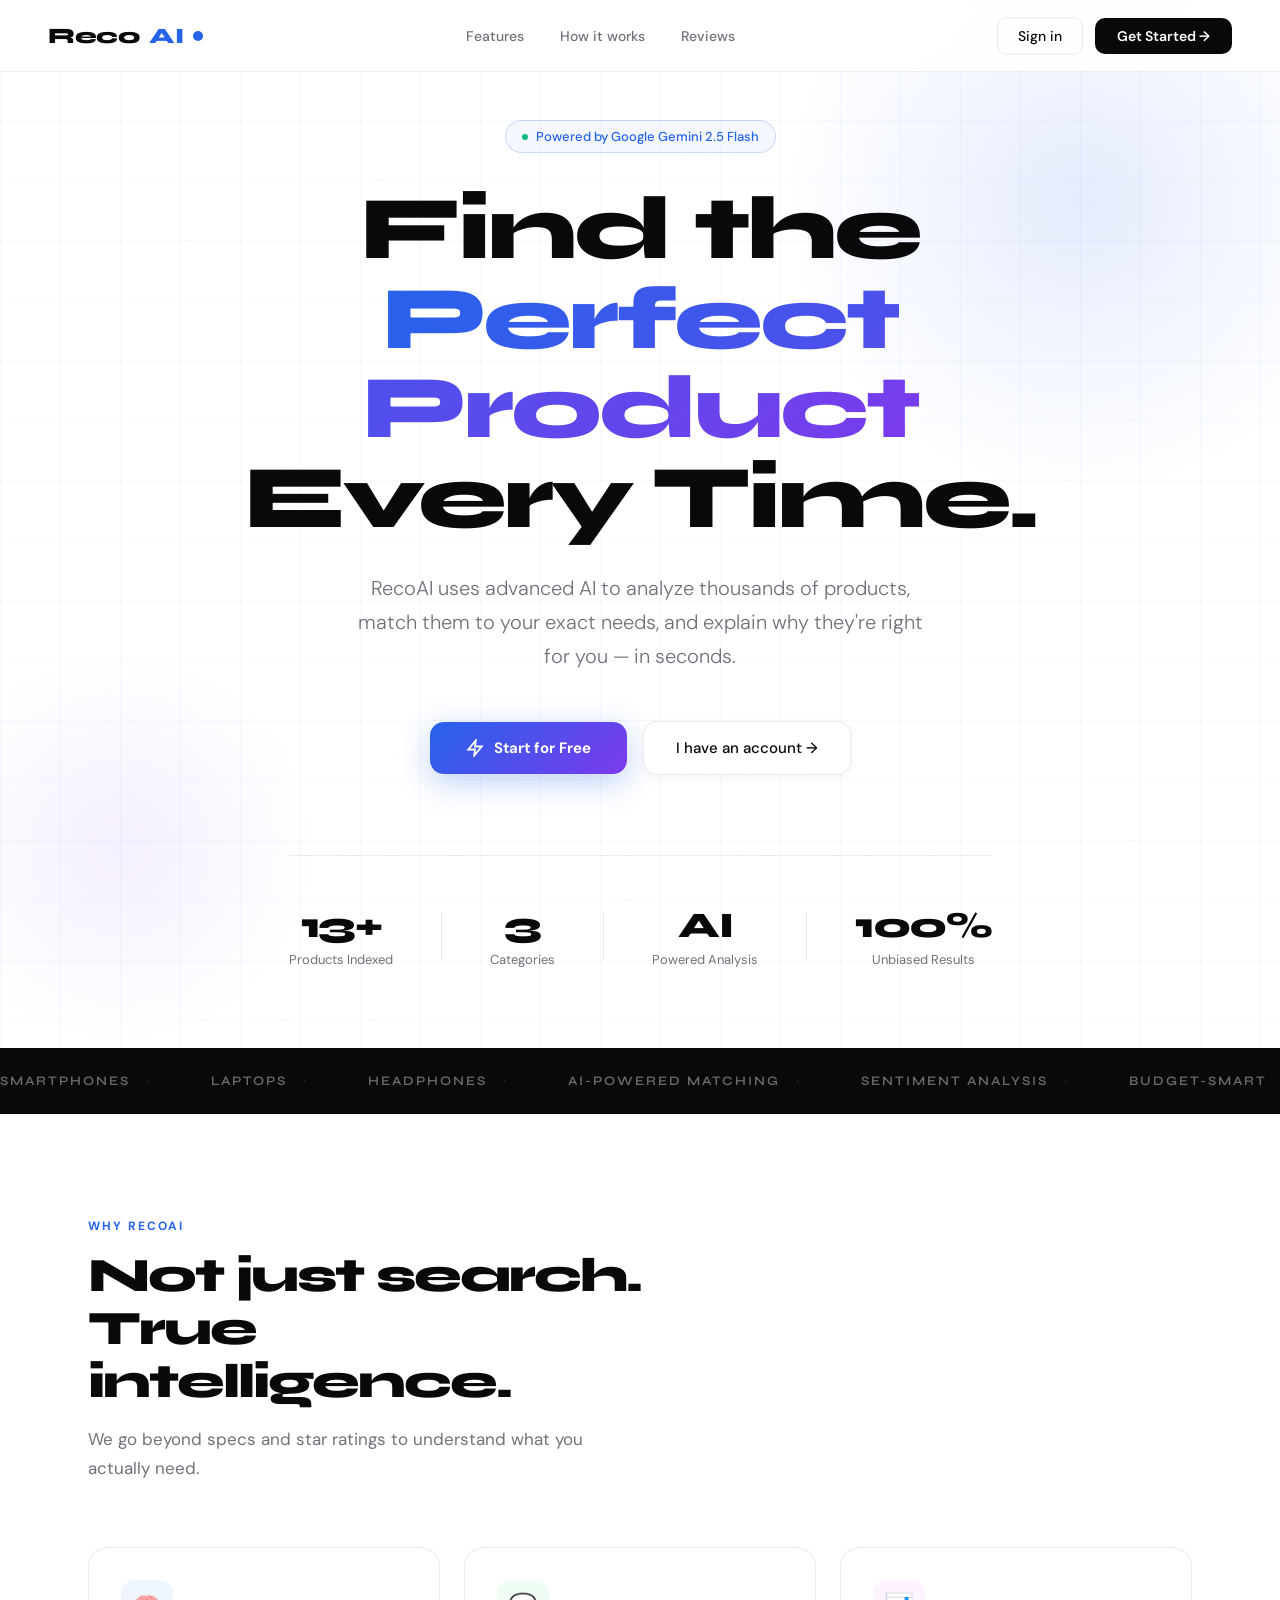
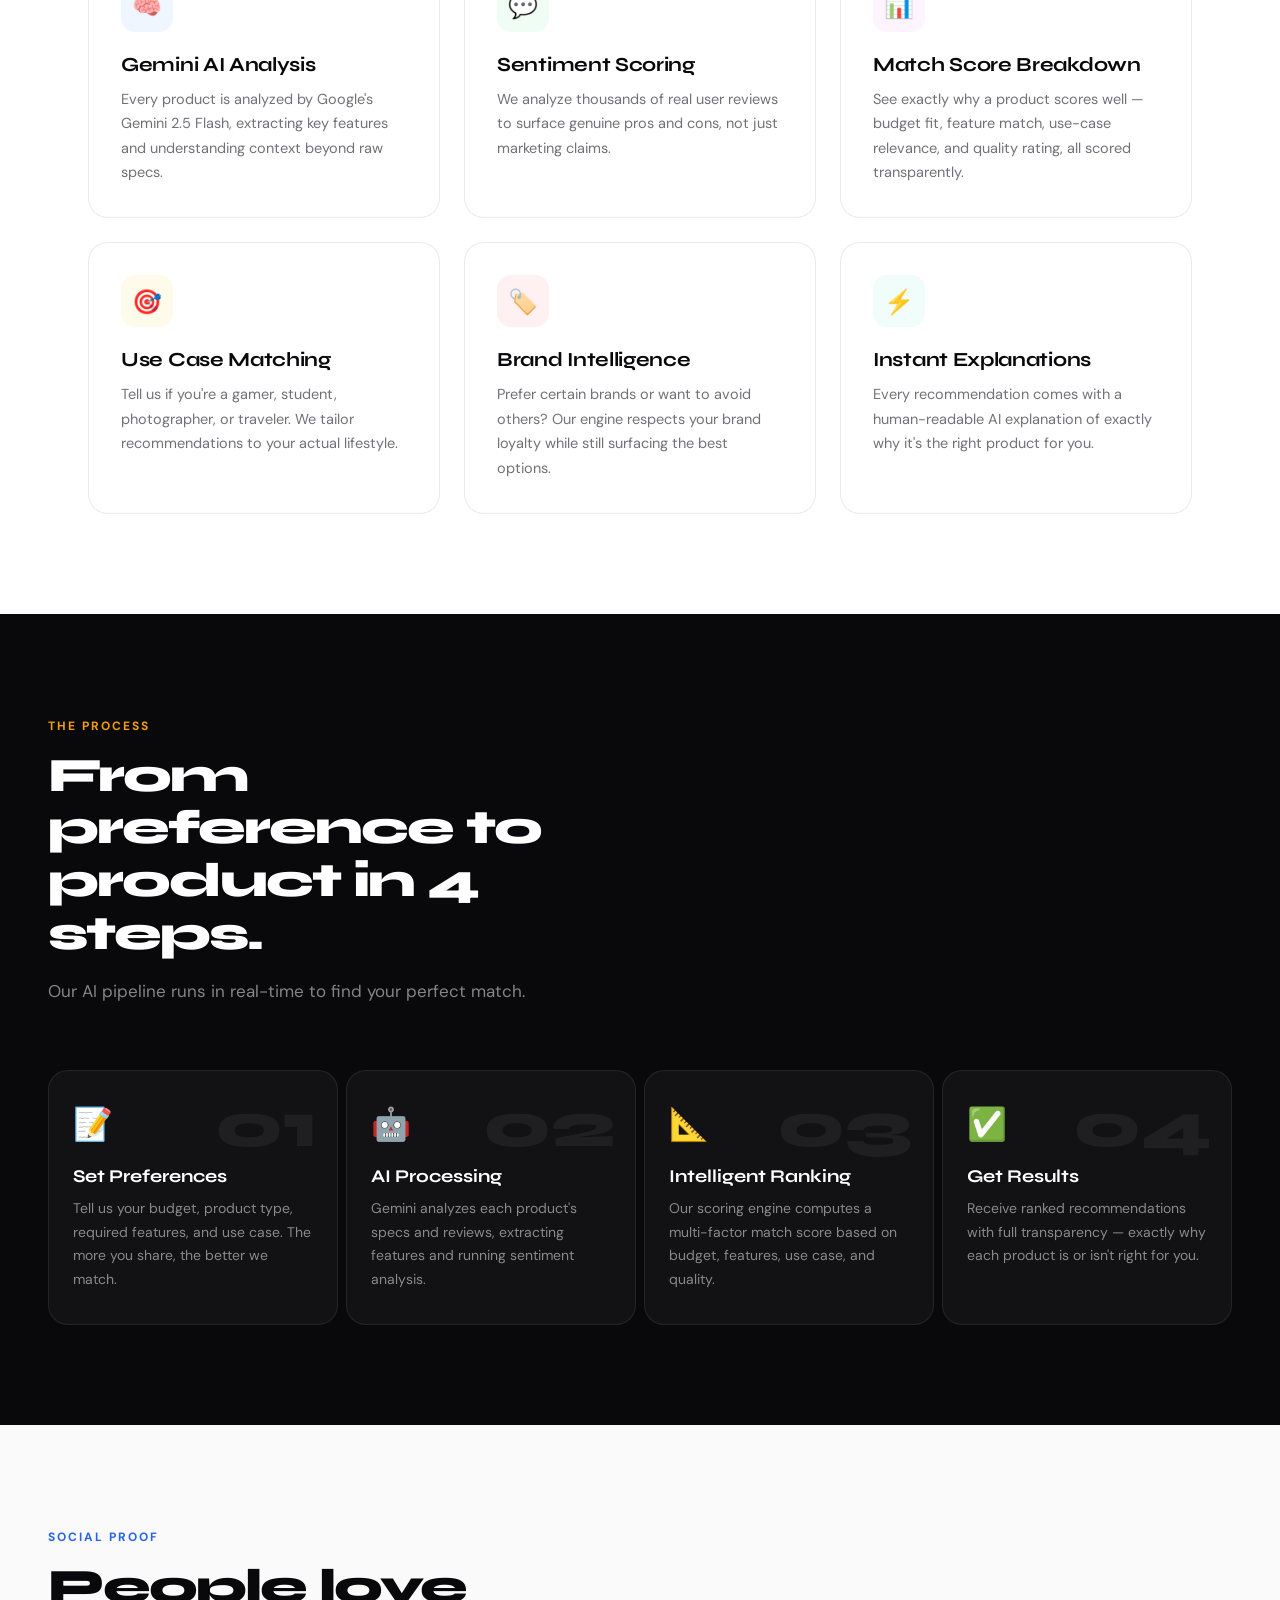
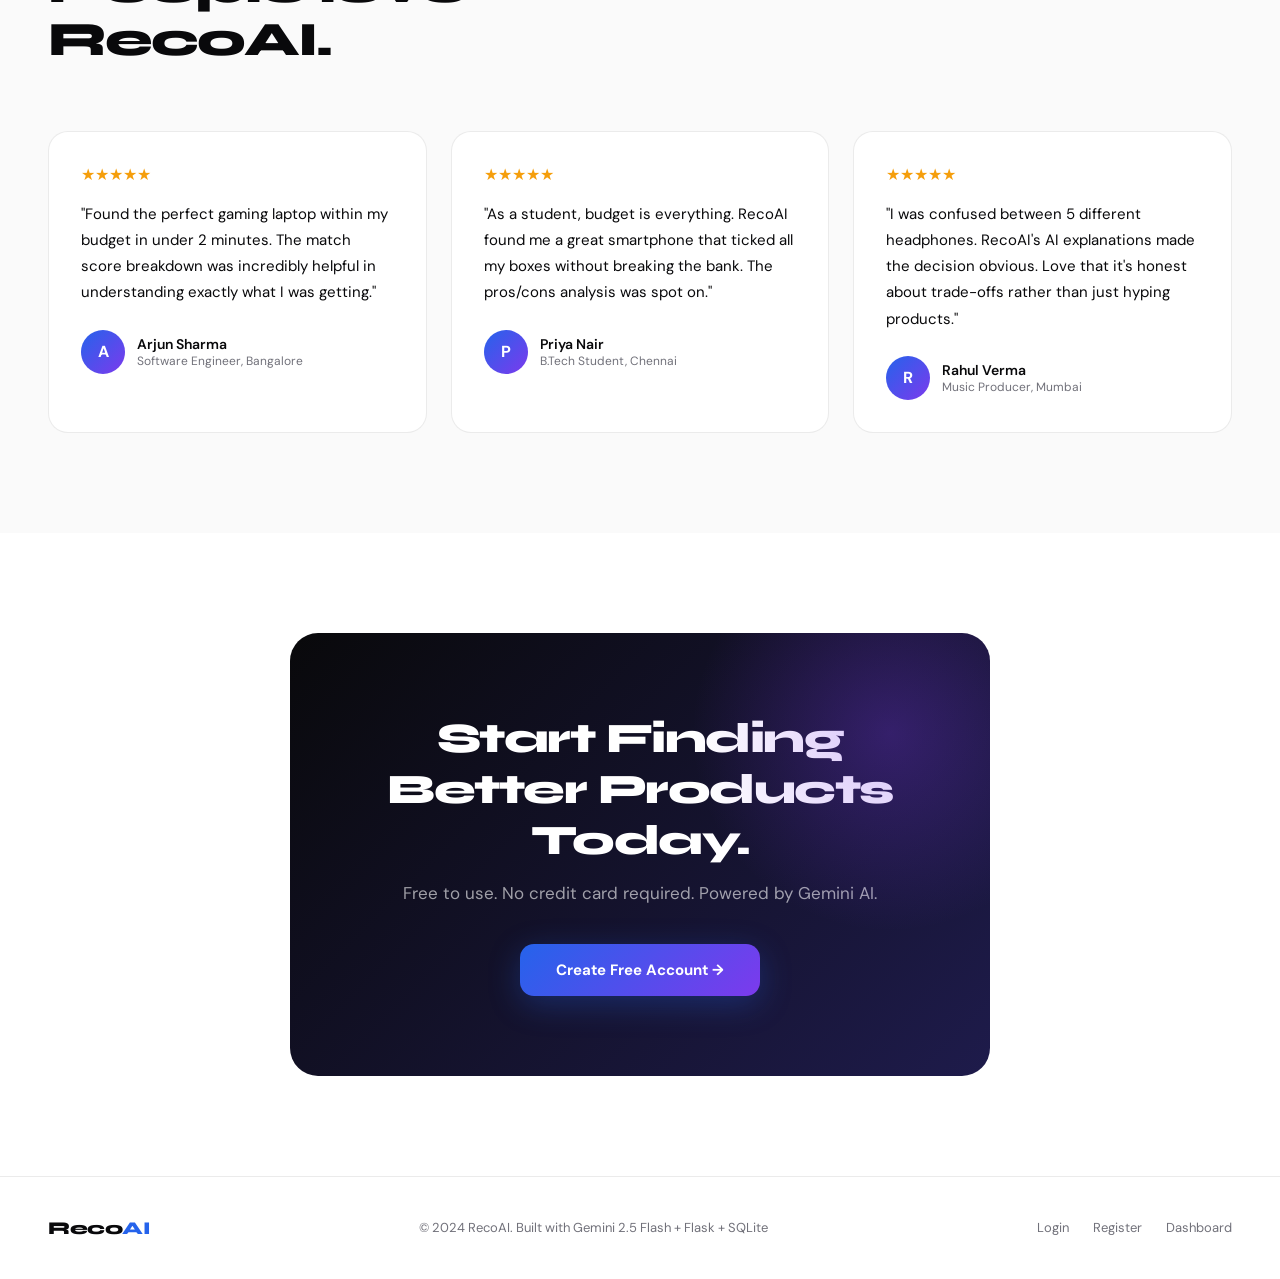
<file: templates/landing.html>
<!DOCTYPE html>
<html lang="en">
<head>
    <meta charset="UTF-8">
    <meta name="viewport" content="width=device-width, initial-scale=1.0">
    <title>RecoAI — AI-Powered Product Intelligence</title>
    <link rel="preconnect" href="https://fonts.googleapis.com">
    <link href="https://fonts.googleapis.com/css2?family=Syne:wght@400;600;700;800&family=DM+Sans:wght@300;400;500&display=swap" rel="stylesheet">
    <style>
        *, *::before, *::after { box-sizing: border-box; margin: 0; padding: 0; }

        :root {
            --ink: #09090b;
            --ink2: #18181b;
            --surface: #ffffff;
            --muted: #71717a;
            --border: rgba(0,0,0,0.08);
            --accent: #2563eb;
            --accent2: #7c3aed;
            --gold: #f59e0b;
            --green: #10b981;
            --font-display: 'Syne', sans-serif;
            --font-body: 'DM Sans', sans-serif;
        }

        html { scroll-behavior: smooth; }

        body {
            font-family: var(--font-body);
            background: var(--surface);
            color: var(--ink);
            overflow-x: hidden;
        }

        /* NAV */
        nav {
            position: fixed; top: 0; left: 0; right: 0; z-index: 999;
            display: flex; align-items: center; justify-content: space-between;
            padding: 0 48px; height: 72px;
            background: rgba(255,255,255,0.85);
            backdrop-filter: blur(20px);
            border-bottom: 1px solid var(--border);
        }

        .nav-logo {
            display: flex; align-items: center; gap: 10px;
            font-family: var(--font-display); font-size: 22px; font-weight: 800;
            color: var(--ink); text-decoration: none; letter-spacing: -0.5px;
        }

        .nav-logo .dot {
            width: 10px; height: 10px; background: var(--accent);
            border-radius: 50%; display: inline-block;
        }

        .nav-links {
            display: flex; align-items: center; gap: 36px; list-style: none;
        }

        .nav-links a {
            font-size: 14px; font-weight: 500; color: var(--muted);
            text-decoration: none; transition: color 0.2s;
        }

        .nav-links a:hover { color: var(--ink); }

        .nav-cta {
            display: flex; align-items: center; gap: 12px;
        }

        .btn-ghost {
            padding: 9px 20px; font-size: 14px; font-weight: 500;
            font-family: var(--font-body); color: var(--ink); background: none;
            border: 1.5px solid var(--border); border-radius: 10px;
            text-decoration: none; cursor: pointer; transition: all 0.2s;
        }

        .btn-ghost:hover { border-color: var(--ink); }

        .btn-solid {
            padding: 9px 22px; font-size: 14px; font-weight: 600;
            font-family: var(--font-body); color: white; background: var(--ink);
            border: none; border-radius: 10px; text-decoration: none;
            cursor: pointer; transition: all 0.2s;
        }

        .btn-solid:hover { background: #27272a; transform: translateY(-1px); }

        /* HERO */
        .hero {
            min-height: 100vh;
            display: flex; flex-direction: column; align-items: center; justify-content: center;
            text-align: center;
            padding: 120px 24px 80px;
            position: relative;
            overflow: hidden;
        }

        .hero-noise {
            position: absolute; inset: 0; pointer-events: none;
            background-image: url("data:image/svg+xml,%3Csvg viewBox='0 0 512 512' xmlns='http://www.w3.org/2000/svg'%3E%3Cfilter id='n'%3E%3CfeTurbulence type='fractalNoise' baseFrequency='0.9' numOctaves='4' stitchTiles='stitch'/%3E%3C/filter%3E%3Crect width='100%25' height='100%25' filter='url(%23n)' opacity='0.025'/%3E%3C/svg%3E");
            opacity: 0.4;
        }

        .hero-grid {
            position: absolute; inset: 0; pointer-events: none;
            background-image:
                linear-gradient(rgba(37,99,235,0.04) 1px, transparent 1px),
                linear-gradient(90deg, rgba(37,99,235,0.04) 1px, transparent 1px);
            background-size: 60px 60px;
        }

        .hero-blob1 {
            position: absolute; width: 600px; height: 600px;
            background: radial-gradient(circle, rgba(37,99,235,0.12), transparent 70%);
            top: -100px; right: -100px; pointer-events: none;
        }

        .hero-blob2 {
            position: absolute; width: 400px; height: 400px;
            background: radial-gradient(circle, rgba(124,58,237,0.08), transparent 70%);
            bottom: 0; left: -80px; pointer-events: none;
        }

        .hero-badge {
            display: inline-flex; align-items: center; gap: 8px;
            padding: 7px 16px; border-radius: 100px;
            border: 1.5px solid rgba(37,99,235,0.2);
            background: rgba(37,99,235,0.05);
            font-size: 13px; font-weight: 500; color: var(--accent);
            margin-bottom: 32px;
            animation: fadeUp 0.7s ease both;
        }

        .hero-badge .pulse {
            width: 6px; height: 6px; border-radius: 50%; background: var(--green);
            animation: pulse 2s infinite;
        }

        @keyframes pulse {
            0%, 100% { opacity: 1; transform: scale(1); }
            50% { opacity: 0.5; transform: scale(1.4); }
        }

        .hero h1 {
            font-family: var(--font-display);
            font-size: clamp(52px, 7vw, 92px);
            font-weight: 800;
            line-height: 1.0;
            letter-spacing: -3px;
            color: var(--ink);
            max-width: 900px;
            animation: fadeUp 0.7s 0.1s ease both;
        }

        .hero h1 .accent-word {
            background: linear-gradient(135deg, var(--accent), var(--accent2));
            -webkit-background-clip: text; -webkit-text-fill-color: transparent;
            background-clip: text;
        }

        .hero-sub {
            font-size: 20px; font-weight: 300; color: var(--muted);
            max-width: 580px; line-height: 1.7; margin: 28px auto 48px;
            animation: fadeUp 0.7s 0.2s ease both;
        }

        .hero-actions {
            display: flex; align-items: center; gap: 16px; flex-wrap: wrap;
            justify-content: center;
            animation: fadeUp 0.7s 0.3s ease both;
        }

        .btn-hero-primary {
            display: inline-flex; align-items: center; gap: 10px;
            padding: 16px 36px; font-size: 15px; font-weight: 700;
            font-family: var(--font-body); color: white;
            background: linear-gradient(135deg, var(--accent), var(--accent2));
            border: none; border-radius: 14px; text-decoration: none;
            cursor: pointer; transition: all 0.25s;
            box-shadow: 0 8px 32px rgba(37,99,235,0.3);
        }

        .btn-hero-primary:hover {
            transform: translateY(-2px);
            box-shadow: 0 16px 48px rgba(37,99,235,0.4);
        }

        .btn-hero-secondary {
            display: inline-flex; align-items: center; gap: 8px;
            padding: 16px 32px; font-size: 15px; font-weight: 500;
            font-family: var(--font-body); color: var(--ink);
            background: white; border: 1.5px solid var(--border);
            border-radius: 14px; text-decoration: none; cursor: pointer;
            transition: all 0.2s; box-shadow: 0 2px 8px rgba(0,0,0,0.05);
        }

        .btn-hero-secondary:hover { border-color: var(--ink); transform: translateY(-1px); }

        .hero-stats {
            display: flex; align-items: center; gap: 48px;
            margin-top: 80px; padding-top: 48px;
            border-top: 1px solid var(--border);
            animation: fadeUp 0.7s 0.4s ease both;
        }

        .stat-item { text-align: center; }
        .stat-num {
            font-family: var(--font-display); font-size: 36px; font-weight: 800;
            letter-spacing: -1.5px; color: var(--ink);
        }
        .stat-label { font-size: 13px; color: var(--muted); margin-top: 4px; }

        .stat-divider { width: 1px; height: 48px; background: var(--border); }

        /* MARQUEE */
        .marquee-section {
            overflow: hidden; padding: 24px 0;
            border-top: 1px solid var(--border);
            border-bottom: 1px solid var(--border);
            background: var(--ink);
        }

        .marquee-track {
            display: flex; gap: 60px; white-space: nowrap;
            animation: marquee 20s linear infinite;
        }

        .marquee-item {
            font-family: var(--font-display); font-size: 13px; font-weight: 600;
            letter-spacing: 2px; text-transform: uppercase; color: rgba(255,255,255,0.4);
            display: flex; align-items: center; gap: 16px;
        }

        .marquee-item .sep { color: rgba(255,255,255,0.15); }

        @keyframes marquee {
            from { transform: translateX(0); }
            to { transform: translateX(-50%); }
        }

        /* FEATURES */
        .section { padding: 100px 48px; max-width: 1200px; margin: 0 auto; }
        .section-tag {
            display: inline-block; font-size: 12px; font-weight: 700;
            letter-spacing: 2px; text-transform: uppercase; color: var(--accent);
            margin-bottom: 16px;
        }
        .section-title {
            font-family: var(--font-display); font-size: 48px; font-weight: 800;
            letter-spacing: -2px; line-height: 1.1; max-width: 600px;
        }
        .section-sub {
            font-size: 17px; color: var(--muted); line-height: 1.7;
            max-width: 520px; margin-top: 16px;
        }

        .features-grid {
            display: grid; grid-template-columns: repeat(3, 1fr);
            gap: 24px; margin-top: 64px;
        }

        .feature-card {
            padding: 32px; border-radius: 20px;
            border: 1.5px solid var(--border);
            background: white;
            transition: all 0.25s;
            position: relative; overflow: hidden;
        }

        .feature-card::before {
            content: ''; position: absolute; inset: 0;
            background: linear-gradient(135deg, rgba(37,99,235,0.03), transparent);
            opacity: 0; transition: opacity 0.3s;
        }

        .feature-card:hover { transform: translateY(-4px); box-shadow: 0 20px 60px rgba(0,0,0,0.08); }
        .feature-card:hover::before { opacity: 1; }

        .feature-icon {
            width: 52px; height: 52px; border-radius: 14px;
            display: flex; align-items: center; justify-content: center;
            font-size: 24px; margin-bottom: 20px;
        }

        .feature-card h3 {
            font-family: var(--font-display); font-size: 20px; font-weight: 700;
            margin-bottom: 10px; letter-spacing: -0.3px;
        }

        .feature-card p { font-size: 14.5px; color: var(--muted); line-height: 1.7; }

        /* HOW IT WORKS */
        .how-section {
            background: var(--ink); color: white;
            padding: 100px 48px;
        }

        .how-inner { max-width: 1200px; margin: 0 auto; }

        .how-section .section-tag { color: var(--gold); }
        .how-section .section-title { color: white; }
        .how-section .section-sub { color: rgba(255,255,255,0.5); }

        .steps-grid {
            display: grid; grid-template-columns: repeat(4, 1fr);
            gap: 8px; margin-top: 64px; position: relative;
        }

        .step-card {
            padding: 32px 24px;
            background: rgba(255,255,255,0.04);
            border: 1px solid rgba(255,255,255,0.08);
            border-radius: 20px; position: relative;
        }

        .step-num {
            font-family: var(--font-display); font-size: 64px; font-weight: 800;
            color: rgba(255,255,255,0.06); position: absolute; top: 16px; right: 20px;
        }

        .step-icon { font-size: 32px; margin-bottom: 20px; }

        .step-card h4 {
            font-family: var(--font-display); font-size: 18px; font-weight: 700;
            color: white; margin-bottom: 10px;
        }

        .step-card p { font-size: 14px; color: rgba(255,255,255,0.5); line-height: 1.7; }

        /* TESTIMONIALS */
        .testimonials-section { padding: 100px 48px; background: #fafafa; }
        .testimonials-inner { max-width: 1200px; margin: 0 auto; }

        .testimonials-grid {
            display: grid; grid-template-columns: repeat(3, 1fr);
            gap: 24px; margin-top: 64px;
        }

        .testimonial-card {
            background: white; border: 1.5px solid var(--border);
            border-radius: 20px; padding: 32px;
        }

        .stars { color: var(--gold); font-size: 16px; margin-bottom: 16px; }

        .testimonial-card p {
            font-size: 15px; line-height: 1.75; color: var(--ink);
            margin-bottom: 24px;
        }

        .testimonial-author {
            display: flex; align-items: center; gap: 12px;
        }

        .author-avatar {
            width: 44px; height: 44px; border-radius: 50%;
            background: linear-gradient(135deg, var(--accent), var(--accent2));
            display: flex; align-items: center; justify-content: center;
            font-weight: 700; font-size: 16px; color: white;
        }

        .author-name { font-weight: 600; font-size: 14px; }
        .author-role { font-size: 12px; color: var(--muted); }

        /* CTA */
        .cta-section {
            padding: 100px 48px;
            text-align: center;
        }

        .cta-inner {
            max-width: 700px; margin: 0 auto;
            background: linear-gradient(135deg, var(--ink), #1e1b4b);
            border-radius: 28px; padding: 80px 60px;
            position: relative; overflow: hidden;
        }

        .cta-inner::before {
            content: ''; position: absolute;
            width: 400px; height: 400px; border-radius: 50%;
            background: radial-gradient(circle, rgba(124,58,237,0.3), transparent 70%);
            top: -100px; right: -100px; pointer-events: none;
        }

        .cta-inner h2 {
            font-family: var(--font-display); font-size: 42px; font-weight: 800;
            color: white; letter-spacing: -1.5px; margin-bottom: 16px;
        }

        .cta-inner p { font-size: 17px; color: rgba(255,255,255,0.6); margin-bottom: 40px; }

        /* FOOTER */
        footer {
            border-top: 1px solid var(--border);
            padding: 40px 48px;
            display: flex; align-items: center; justify-content: space-between;
        }

        .footer-logo {
            font-family: var(--font-display); font-size: 18px; font-weight: 800;
            color: var(--ink); letter-spacing: -0.5px;
        }

        .footer-copy { font-size: 13px; color: var(--muted); }

        .footer-links { display: flex; gap: 24px; }
        .footer-links a { font-size: 13px; color: var(--muted); text-decoration: none; }
        .footer-links a:hover { color: var(--ink); }

        @keyframes fadeUp {
            from { opacity: 0; transform: translateY(24px); }
            to { opacity: 1; transform: translateY(0); }
        }

        /* Scroll animations */
        .reveal { opacity: 0; transform: translateY(24px); transition: opacity 0.6s, transform 0.6s; }
        .reveal.visible { opacity: 1; transform: translateY(0); }

        @media (max-width: 900px) {
            nav { padding: 0 20px; }
            .nav-links { display: none; }
            .features-grid { grid-template-columns: 1fr 1fr; }
            .steps-grid { grid-template-columns: 1fr 1fr; }
            .testimonials-grid { grid-template-columns: 1fr; }
            .hero h1 { font-size: 44px; letter-spacing: -2px; }
            .hero-stats { gap: 24px; }
        }
    </style>
</head>
<body>

<!-- NAV -->
<nav>
    <a href="/" class="nav-logo">Reco<span style="color:var(--accent)">AI</span> <span class="dot"></span></a>
    <ul class="nav-links">
        <li><a href="#features">Features</a></li>
        <li><a href="#how">How it works</a></li>
        <li><a href="#testimonials">Reviews</a></li>
    </ul>
    <div class="nav-cta">
        <a href="/login" class="btn-ghost">Sign in</a>
        <a href="/register" class="btn-solid">Get Started →</a>
    </div>
</nav>

<!-- HERO -->
<section class="hero">
    <div class="hero-noise"></div>
    <div class="hero-grid"></div>
    <div class="hero-blob1"></div>
    <div class="hero-blob2"></div>

    <div class="hero-badge">
        <span class="pulse"></span>
        Powered by Google Gemini 2.5 Flash
    </div>

    <h1>Find the <span class="accent-word">Perfect Product</span><br>Every Time.</h1>
    <p class="hero-sub">RecoAI uses advanced AI to analyze thousands of products, match them to your exact needs, and explain why they're right for you — in seconds.</p>

    <div class="hero-actions">
        <a href="/register" class="btn-hero-primary">
            <svg width="18" height="18" viewBox="0 0 24 24" fill="none" stroke="currentColor" stroke-width="2.5"><path d="M13 2L3 14h9l-1 8 10-12h-9l1-8z"/></svg>
            Start for Free
        </a>
        <a href="/login" class="btn-hero-secondary">
            I have an account →
        </a>
    </div>

    <div class="hero-stats">
        <div class="stat-item">
            <div class="stat-num">13+</div>
            <div class="stat-label">Products Indexed</div>
        </div>
        <div class="stat-divider"></div>
        <div class="stat-item">
            <div class="stat-num">3</div>
            <div class="stat-label">Categories</div>
        </div>
        <div class="stat-divider"></div>
        <div class="stat-item">
            <div class="stat-num">AI</div>
            <div class="stat-label">Powered Analysis</div>
        </div>
        <div class="stat-divider"></div>
        <div class="stat-item">
            <div class="stat-num">100%</div>
            <div class="stat-label">Unbiased Results</div>
        </div>
    </div>
</section>

<!-- MARQUEE -->
<div class="marquee-section">
    <div class="marquee-track">
        <span class="marquee-item">Smartphones <span class="sep">·</span></span>
        <span class="marquee-item">Laptops <span class="sep">·</span></span>
        <span class="marquee-item">Headphones <span class="sep">·</span></span>
        <span class="marquee-item">AI-Powered Matching <span class="sep">·</span></span>
        <span class="marquee-item">Sentiment Analysis <span class="sep">·</span></span>
        <span class="marquee-item">Budget-Smart <span class="sep">·</span></span>
        <span class="marquee-item">Real-time Ranking <span class="sep">·</span></span>
        <span class="marquee-item">Gemini 2.5 Flash <span class="sep">·</span></span>
        <span class="marquee-item">Smartphones <span class="sep">·</span></span>
        <span class="marquee-item">Laptops <span class="sep">·</span></span>
        <span class="marquee-item">Headphones <span class="sep">·</span></span>
        <span class="marquee-item">AI-Powered Matching <span class="sep">·</span></span>
        <span class="marquee-item">Sentiment Analysis <span class="sep">·</span></span>
        <span class="marquee-item">Budget-Smart <span class="sep">·</span></span>
        <span class="marquee-item">Real-time Ranking <span class="sep">·</span></span>
        <span class="marquee-item">Gemini 2.5 Flash <span class="sep">·</span></span>
    </div>
</div>

<!-- FEATURES -->
<div id="features">
    <div class="section">
        <div class="reveal">
            <span class="section-tag">Why RecoAI</span>
            <h2 class="section-title">Not just search.<br>True intelligence.</h2>
            <p class="section-sub">We go beyond specs and star ratings to understand what you actually need.</p>
        </div>

        <div class="features-grid reveal">
            <div class="feature-card">
                <div class="feature-icon" style="background:#eff6ff;">🧠</div>
                <h3>Gemini AI Analysis</h3>
                <p>Every product is analyzed by Google's Gemini 2.5 Flash, extracting key features and understanding context beyond raw specs.</p>
            </div>
            <div class="feature-card">
                <div class="feature-icon" style="background:#f0fdf4;">💬</div>
                <h3>Sentiment Scoring</h3>
                <p>We analyze thousands of real user reviews to surface genuine pros and cons, not just marketing claims.</p>
            </div>
            <div class="feature-card">
                <div class="feature-icon" style="background:#fdf4ff;">📊</div>
                <h3>Match Score Breakdown</h3>
                <p>See exactly why a product scores well — budget fit, feature match, use-case relevance, and quality rating, all scored transparently.</p>
            </div>
            <div class="feature-card">
                <div class="feature-icon" style="background:#fffbeb;">🎯</div>
                <h3>Use Case Matching</h3>
                <p>Tell us if you're a gamer, student, photographer, or traveler. We tailor recommendations to your actual lifestyle.</p>
            </div>
            <div class="feature-card">
                <div class="feature-icon" style="background:#fff1f2;">🏷️</div>
                <h3>Brand Intelligence</h3>
                <p>Prefer certain brands or want to avoid others? Our engine respects your brand loyalty while still surfacing the best options.</p>
            </div>
            <div class="feature-card">
                <div class="feature-icon" style="background:#f0fdfa;">⚡</div>
                <h3>Instant Explanations</h3>
                <p>Every recommendation comes with a human-readable AI explanation of exactly why it's the right product for you.</p>
            </div>
        </div>
    </div>
</div>

<!-- HOW IT WORKS -->
<section class="how-section" id="how">
    <div class="how-inner">
        <div class="reveal">
            <span class="section-tag">The Process</span>
            <h2 class="section-title">From preference to product in 4 steps.</h2>
            <p class="section-sub">Our AI pipeline runs in real-time to find your perfect match.</p>
        </div>

        <div class="steps-grid reveal">
            <div class="step-card">
                <div class="step-num">01</div>
                <div class="step-icon">📝</div>
                <h4>Set Preferences</h4>
                <p>Tell us your budget, product type, required features, and use case. The more you share, the better we match.</p>
            </div>
            <div class="step-card">
                <div class="step-num">02</div>
                <div class="step-icon">🤖</div>
                <h4>AI Processing</h4>
                <p>Gemini analyzes each product's specs and reviews, extracting features and running sentiment analysis.</p>
            </div>
            <div class="step-card">
                <div class="step-num">03</div>
                <div class="step-icon">📐</div>
                <h4>Intelligent Ranking</h4>
                <p>Our scoring engine computes a multi-factor match score based on budget, features, use case, and quality.</p>
            </div>
            <div class="step-card">
                <div class="step-num">04</div>
                <div class="step-icon">✅</div>
                <h4>Get Results</h4>
                <p>Receive ranked recommendations with full transparency — exactly why each product is or isn't right for you.</p>
            </div>
        </div>
    </div>
</section>

<!-- TESTIMONIALS -->
<section class="testimonials-section" id="testimonials">
    <div class="testimonials-inner">
        <div class="reveal">
            <span class="section-tag">Social Proof</span>
            <h2 class="section-title">People love RecoAI.</h2>
        </div>

        <div class="testimonials-grid reveal">
            <div class="testimonial-card">
                <div class="stars">★★★★★</div>
                <p>"Found the perfect gaming laptop within my budget in under 2 minutes. The match score breakdown was incredibly helpful in understanding exactly what I was getting."</p>
                <div class="testimonial-author">
                    <div class="author-avatar">A</div>
                    <div>
                        <div class="author-name">Arjun Sharma</div>
                        <div class="author-role">Software Engineer, Bangalore</div>
                    </div>
                </div>
            </div>
            <div class="testimonial-card">
                <div class="stars">★★★★★</div>
                <p>"As a student, budget is everything. RecoAI found me a great smartphone that ticked all my boxes without breaking the bank. The pros/cons analysis was spot on."</p>
                <div class="testimonial-author">
                    <div class="author-avatar">P</div>
                    <div>
                        <div class="author-name">Priya Nair</div>
                        <div class="author-role">B.Tech Student, Chennai</div>
                    </div>
                </div>
            </div>
            <div class="testimonial-card">
                <div class="stars">★★★★★</div>
                <p>"I was confused between 5 different headphones. RecoAI's AI explanations made the decision obvious. Love that it's honest about trade-offs rather than just hyping products."</p>
                <div class="testimonial-author">
                    <div class="author-avatar">R</div>
                    <div>
                        <div class="author-name">Rahul Verma</div>
                        <div class="author-role">Music Producer, Mumbai</div>
                    </div>
                </div>
            </div>
        </div>
    </div>
</section>

<!-- CTA -->
<section class="cta-section">
    <div class="cta-inner">
        <h2>Start Finding Better Products Today.</h2>
        <p>Free to use. No credit card required. Powered by Gemini AI.</p>
        <a href="/register" class="btn-hero-primary" style="margin: 0 auto; display:inline-flex;">
            Create Free Account →
        </a>
    </div>
</section>

<!-- FOOTER -->
<footer>
    <div class="footer-logo">Reco<span style="color:var(--accent)">AI</span></div>
    <div class="footer-copy">© 2024 RecoAI. Built with Gemini 2.5 Flash + Flask + SQLite</div>
    <div class="footer-links">
        <a href="/login">Login</a>
        <a href="/register">Register</a>
        <a href="/dashboard">Dashboard</a>
    </div>
</footer>

<script>
    // Scroll reveal
    const reveals = document.querySelectorAll('.reveal');
    const observer = new IntersectionObserver((entries) => {
        entries.forEach(e => { if (e.isIntersecting) { e.target.classList.add('visible'); } });
    }, { threshold: 0.15 });
    reveals.forEach(el => observer.observe(el));
</script>
</body>
</html>
</file>
